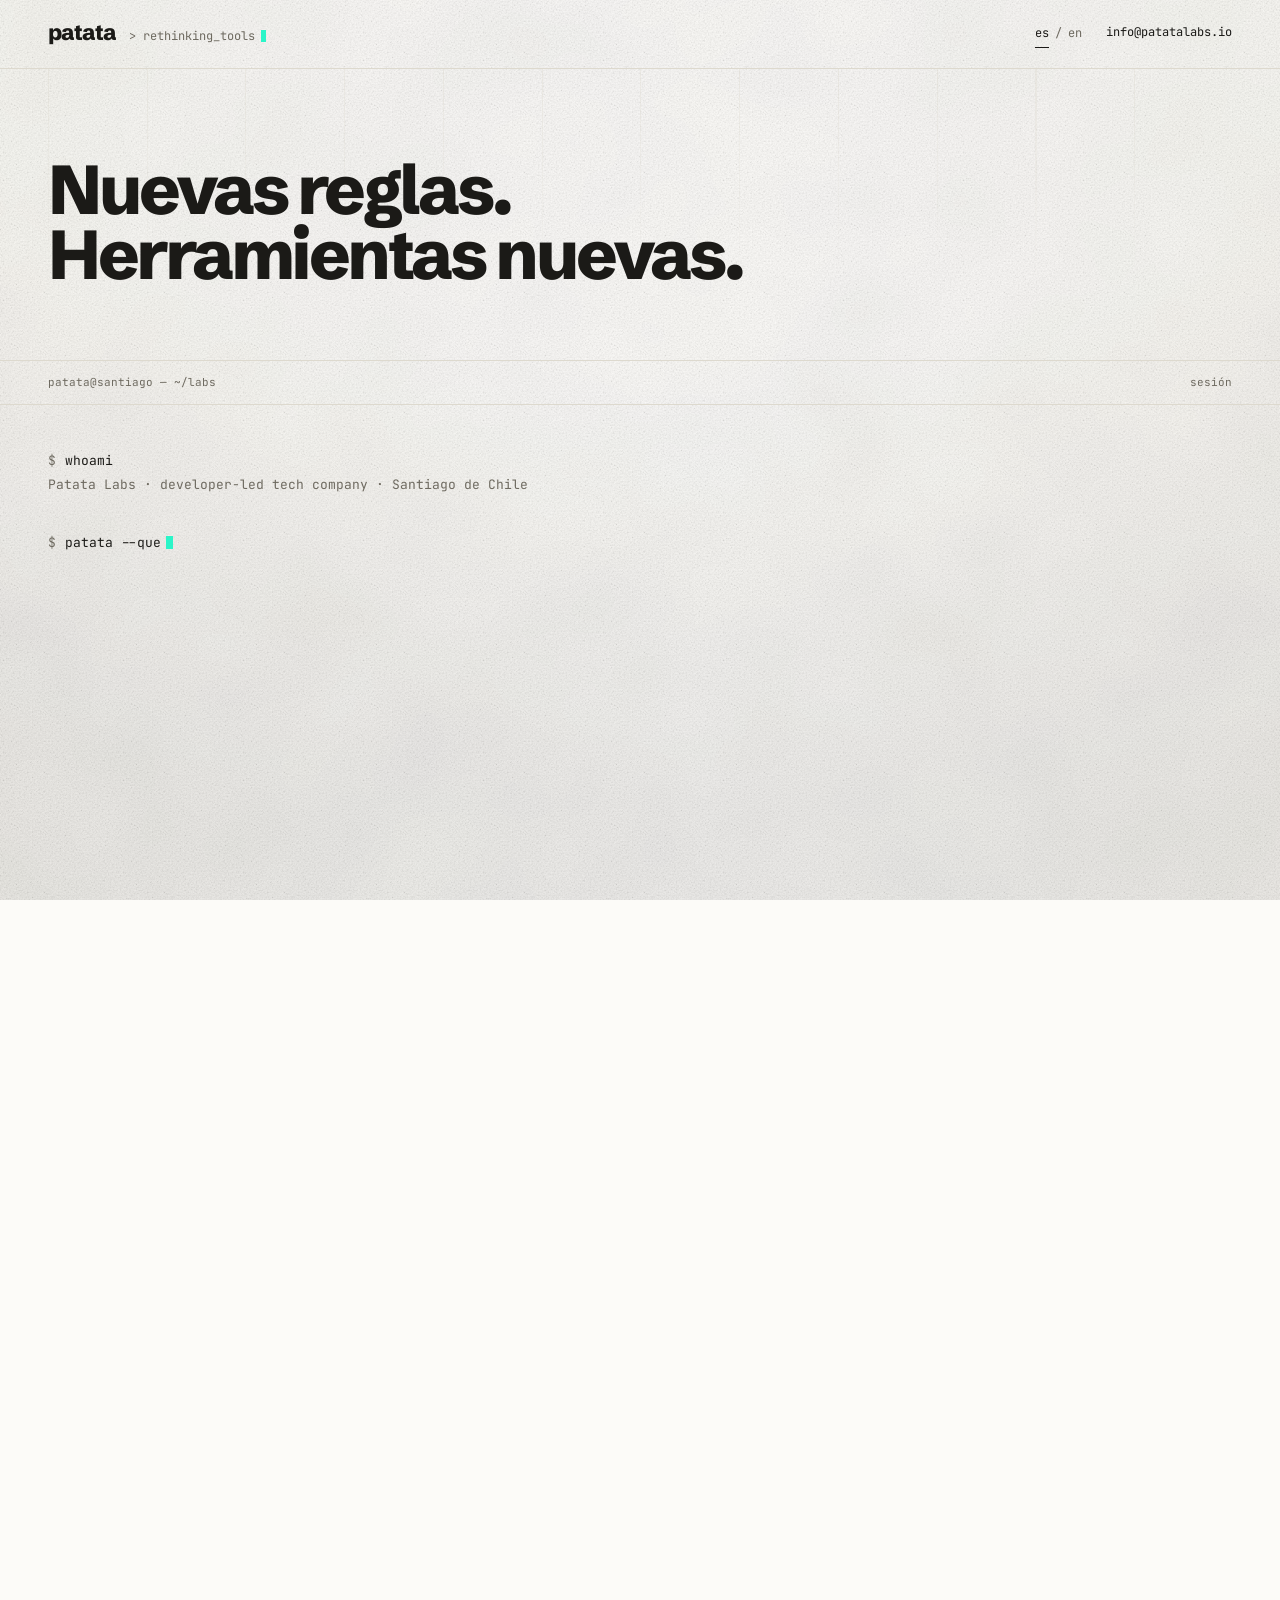
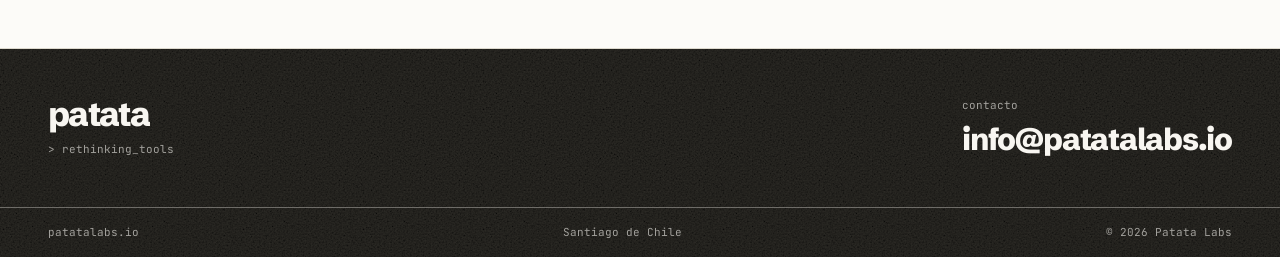
<file: index.html>
<!DOCTYPE html>
<html lang="es">
<head>
<meta charset="utf-8">
<meta name="viewport" content="width=device-width, initial-scale=1">
<title>Patata Labs — rethinking tools</title>
<meta name="description" content="La inteligencia artificial cambió las reglas. Patata Labs construye las herramientas que esas reglas hacen posibles, con el modelo integrado en el pipeline del producto. Santiago de Chile.">
<link rel="canonical" href="https://patatalabs.io/">

<meta property="og:type" content="website">
<meta property="og:title" content="Patata Labs — rethinking tools">
<meta property="og:description" content="Nuevas reglas. Herramientas nuevas. Santiago de Chile.">
<meta property="og:url" content="https://patatalabs.io/">
<meta name="theme-color" content="#1B1A17">

<link rel="preconnect" href="https://fonts.googleapis.com">
<link rel="preconnect" href="https://fonts.gstatic.com" crossorigin>
<link rel="stylesheet" href="css/styles.css">
<link rel="stylesheet" href="css/site.css">
<link rel="icon" href="data:image/svg+xml,%3Csvg xmlns='http://www.w3.org/2000/svg' viewBox='0 0 32 32'%3E%3Crect width='32' height='32' fill='%231B1A17'/%3E%3Crect x='11' y='9' width='7' height='14' fill='%232BF5C8'/%3E%3C/svg%3E">
</head>
<body>

<div class="site">

  <header class="site__section site__head">
    <div class="site__brand">
      <a class="pl-wordmark" href="/" style="text-decoration:none;">patata</a>
      <span class="site__tagline">
        <span class="site__typed" data-typed>&gt; rethinking_tools</span><span class="pl-cursor"></span>
      </span>
    </div>

    <div class="site__head-end">
      <div class="site__lang" role="group" aria-label="Idioma / Language">
        <button type="button" data-lang-set="es" aria-pressed="true">es</button>
        <span aria-hidden="true">/</span>
        <button type="button" data-lang-set="en" aria-pressed="false">en</button>
      </div>
      <a class="site__link" href="mailto:info@patatalabs.io">info@patatalabs.io</a>
    </div>
  </header>

  <main>

    <section class="site__section site__hero">
      <h1 class="pl-display" data-reveal style="--d:0ms;" data-en="New rules. New tools.">Nuevas reglas. Herramientas nuevas.</h1>
    </section>

    <section class="term" aria-label="Patata Labs">
      <div class="term__inner">

        <div class="term__bar">
          <span>patata@santiago — ~/labs</span>
          <span class="term__meta" data-en="session">sesión</span>
        </div>

        <div class="term__body">

          <div class="term__block" data-term>
            <p class="term__line term__cmd" data-line><span class="term__sign">$</span><span class="term__typed" data-type>whoami</span></p>
            <p class="term__line term__out" data-line data-en="Patata Labs · developer-led tech company · Santiago, Chile">Patata Labs · <span lang="en">developer-led tech company</span> · Santiago de Chile</p>
          </div>

          <div class="term__block" data-term>
            <p class="term__line term__cmd" data-line><span class="term__sign">$</span><span class="term__typed" data-type data-en="patata --what-we-do">patata --que-hacemos</span></p>
            <p class="term__line term__out" data-line data-en="Artificial intelligence changed the rules: what can be automated, what it costs, how long it takes.">La inteligencia artificial cambió las reglas: qué se puede automatizar, cuánto cuesta, cuánto tarda.</p>
            <p class="term__line term__out" data-line data-en="We build the tools those new rules make possible, with the model built into the product's pipeline.">Construimos las herramientas que esas reglas hacen posibles, con el modelo integrado en el pipeline del producto.</p>
          </div>

          <div class="term__block" data-term>
            <p class="term__line term__cmd" data-line><span class="term__sign">$</span><span class="term__typed" data-type data-en="patata explain --tools">patata explain --herramientas</span></p>
            <div class="term__line term__answer" data-line>
              <span class="term__tag">01</span>
              <div>
                <h2 data-en="Old software doesn't adapt, it gets rebuilt">Lo viejo no se adapta, se rehace</h2>
                <p data-en="A new rule doesn't fit an old interface. We start from the problem, not from the software that was already there.">Una regla nueva no cabe en una interfaz vieja. Partimos del problema, no del software que ya había.</p>
              </div>
            </div>
          </div>

          <div class="term__block" data-term>
            <p class="term__line term__cmd" data-line><span class="term__sign">$</span><span class="term__typed" data-type>patata explain --pipeline</span></p>
            <div class="term__line term__answer" data-line>
              <span class="term__tag">02</span>
              <div>
                <h2 data-en="AI lives in the pipeline, not in a button">La IA va en el pipeline, no en un botón</h2>
                <p data-en="The model is one more step in the flow: it takes context, calls tools and returns a verifiable result. It isn't a separate feature.">El modelo es un paso más del flujo: recibe contexto, llama herramientas y devuelve un resultado verificable. No es una función aparte.</p>
              </div>
            </div>
          </div>

          <div class="term__block" data-term>
            <p class="term__line term__cmd" data-line><span class="term__sign">$</span><span class="term__typed" data-type>patata pipeline --trace</span></p>
            <div class="term__line term__flow" data-line>
              <span data-en="intake">ingesta</span><i>→</i><span data-en="context">contexto</span><i>→</i><span data-en="model">modelo</span><i>→</i><span data-en="tools">herramientas</span><i>→</i><span data-en="verification">verificación</span><i>→</i><span data-en="output">salida</span>
            </div>
            <p class="term__line term__out" data-line data-en="Every step is observable, retryable and replaceable on its own.">Cada paso es observable, reintentable y sustituible por separado.</p>
          </div>

          <div class="term__block" data-term>
            <p class="term__line term__cmd" data-line><span class="term__sign">$</span><span class="term__typed" data-type data-en="patata explain --criteria">patata explain --criterio</span></p>
            <div class="term__line term__answer" data-line>
              <span class="term__tag">03</span>
              <div>
                <h2 data-en="Every step stays visible">Cada paso queda a la vista</h2>
                <p data-en="Every model call leaves a trace: input, tools used and output. Versioned, reversible, auditable.">Cada llamada al modelo deja traza: entrada, herramientas usadas y salida. Versionado, reversible, auditable.</p>
              </div>
            </div>
          </div>

          <div class="term__block" data-term>
            <p class="term__line term__cmd" data-line><span class="term__sign">$</span><span class="term__typed" data-type>patata stack</span></p>
            <div class="term__line term__kv" data-line><span>runtime</span><span>TypeScript · Python</span></div>
            <div class="term__line term__kv" data-line><span data-en="models">modelos</span><span data-en="multi-provider, swappable per task">multiproveedor, intercambiables por tarea</span></div>
            <div class="term__line term__kv" data-line><span data-en="agents">agentes</span><span data-en="tool-calling · MCP · bounded execution">tool-calling · MCP · ejecución acotada</span></div>
            <div class="term__line term__kv" data-line><span data-en="context">contexto</span><span data-en="RAG · embeddings · session memory">RAG · embeddings · memoria de sesión</span></div>
            <div class="term__line term__kv" data-line><span data-en="data">datos</span><span data-en="SQL and vector · queues · streaming">SQL y vectorial · colas · streaming</span></div>
            <div class="term__line term__kv" data-line><span data-en="delivery">entrega</span><span data-en="CI/CD · IaC · observability and evals per release">CI/CD · IaC · observabilidad y evals por release</span></div>
          </div>

          <div class="term__block" data-term>
            <p class="term__line term__cmd" data-line><span class="term__sign">$</span><span class="term__typed" data-type>patata where</span></p>
            <p class="term__line term__out" data-line data-en="Santiago, Chile · −33.4489, −70.6693 · GMT−4">Santiago de Chile · −33.4489, −70.6693 · GMT−4</p>
          </div>

          <div class="term__block" data-term>
            <p class="term__line term__cmd" data-line><span class="term__sign">$</span><span class="term__typed" data-type>patata contact</span></p>
            <p class="term__line term__out term__reply" data-line><a href="mailto:info@patatalabs.io">info@patatalabs.io</a></p>
          </div>

        </div>
      </div>
    </section>

  </main>

  <footer class="site__foot-wrap">
    <div class="site__foot">
      <div class="site__foot-brand">
        <span class="pl-wordmark">patata</span>
        <span class="pl-mono">&gt; rethinking_tools</span>
      </div>
      <div class="site__contact">
        <span class="pl-mono" data-en="contact">contacto</span>
        <a class="site__mail" href="mailto:info@patatalabs.io">info@patatalabs.io</a>
      </div>
    </div>
    <div class="site__legal">
      <span>patatalabs.io</span>
      <span data-en="Santiago, Chile">Santiago de Chile</span>
      <span>© 2026 Patata Labs</span>
    </div>
  </footer>

</div>

<script src="js/site.js"></script>
</body>
</html>
</file>
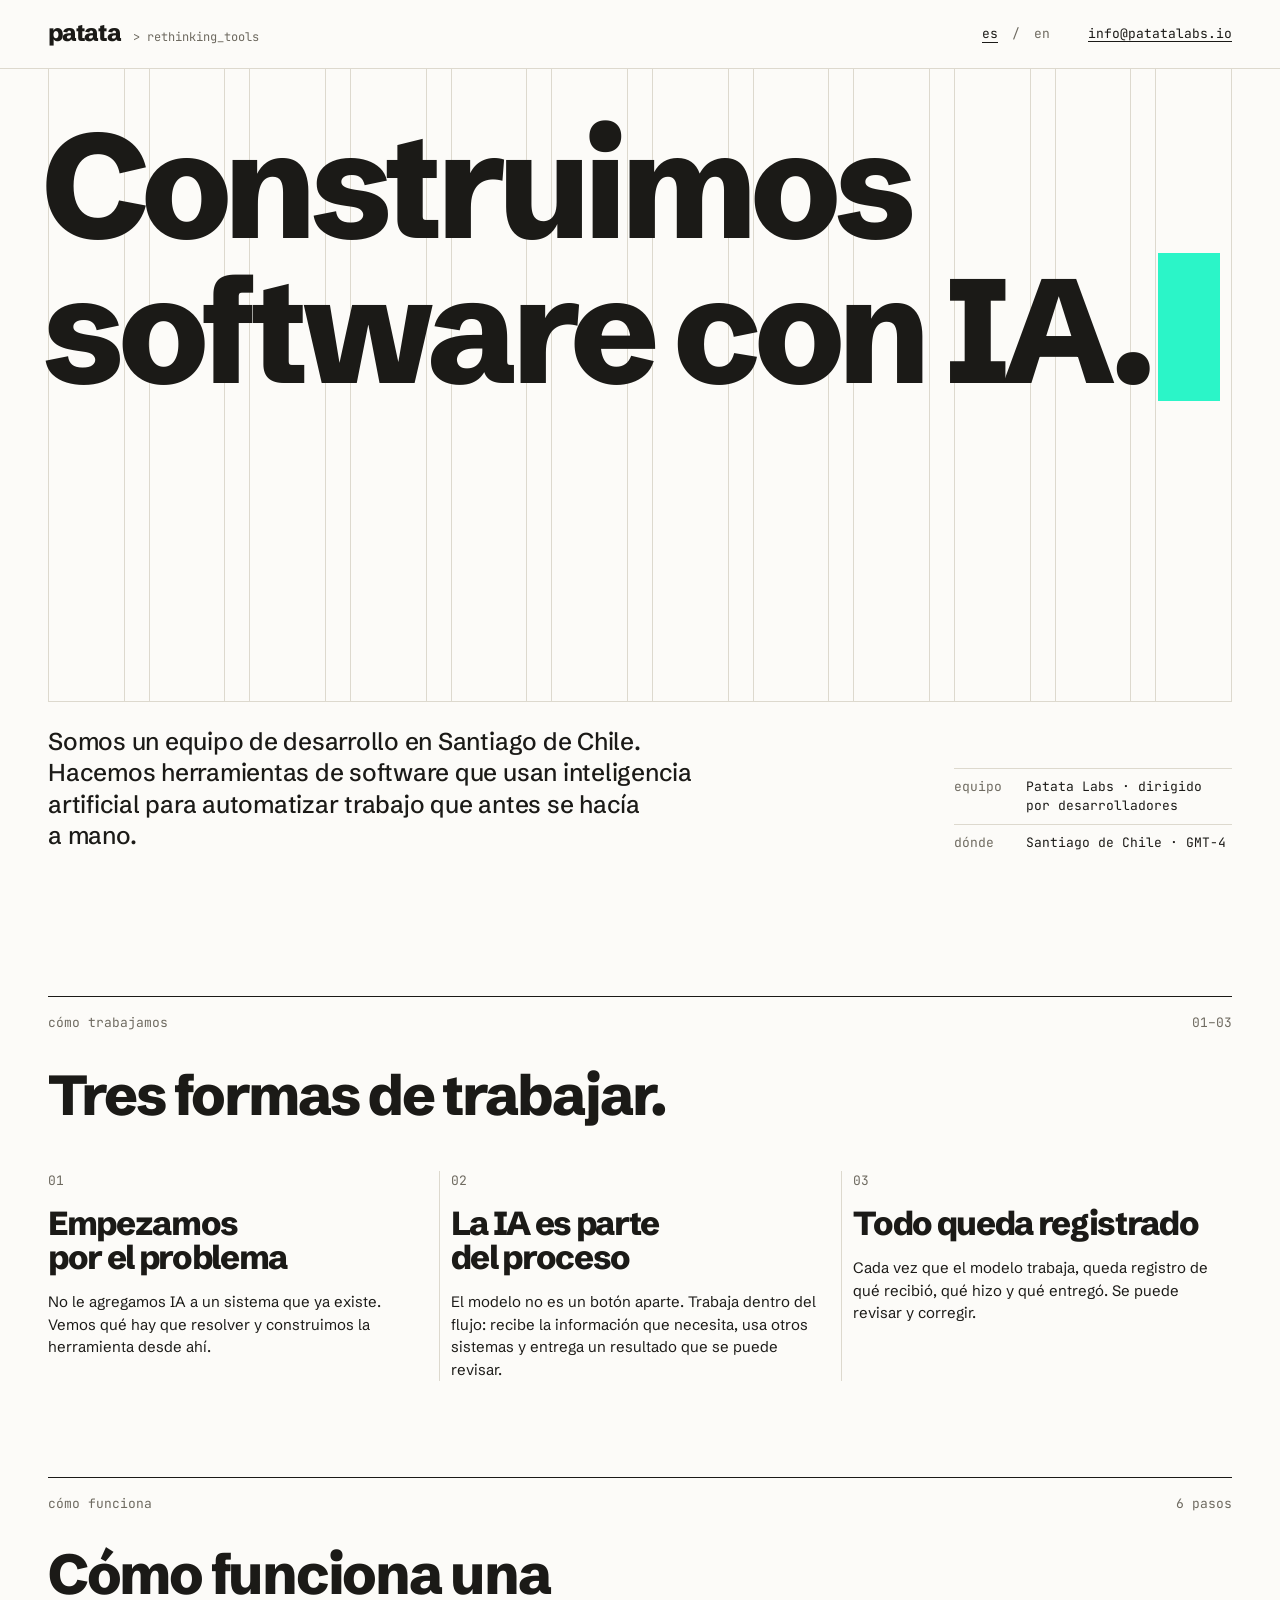
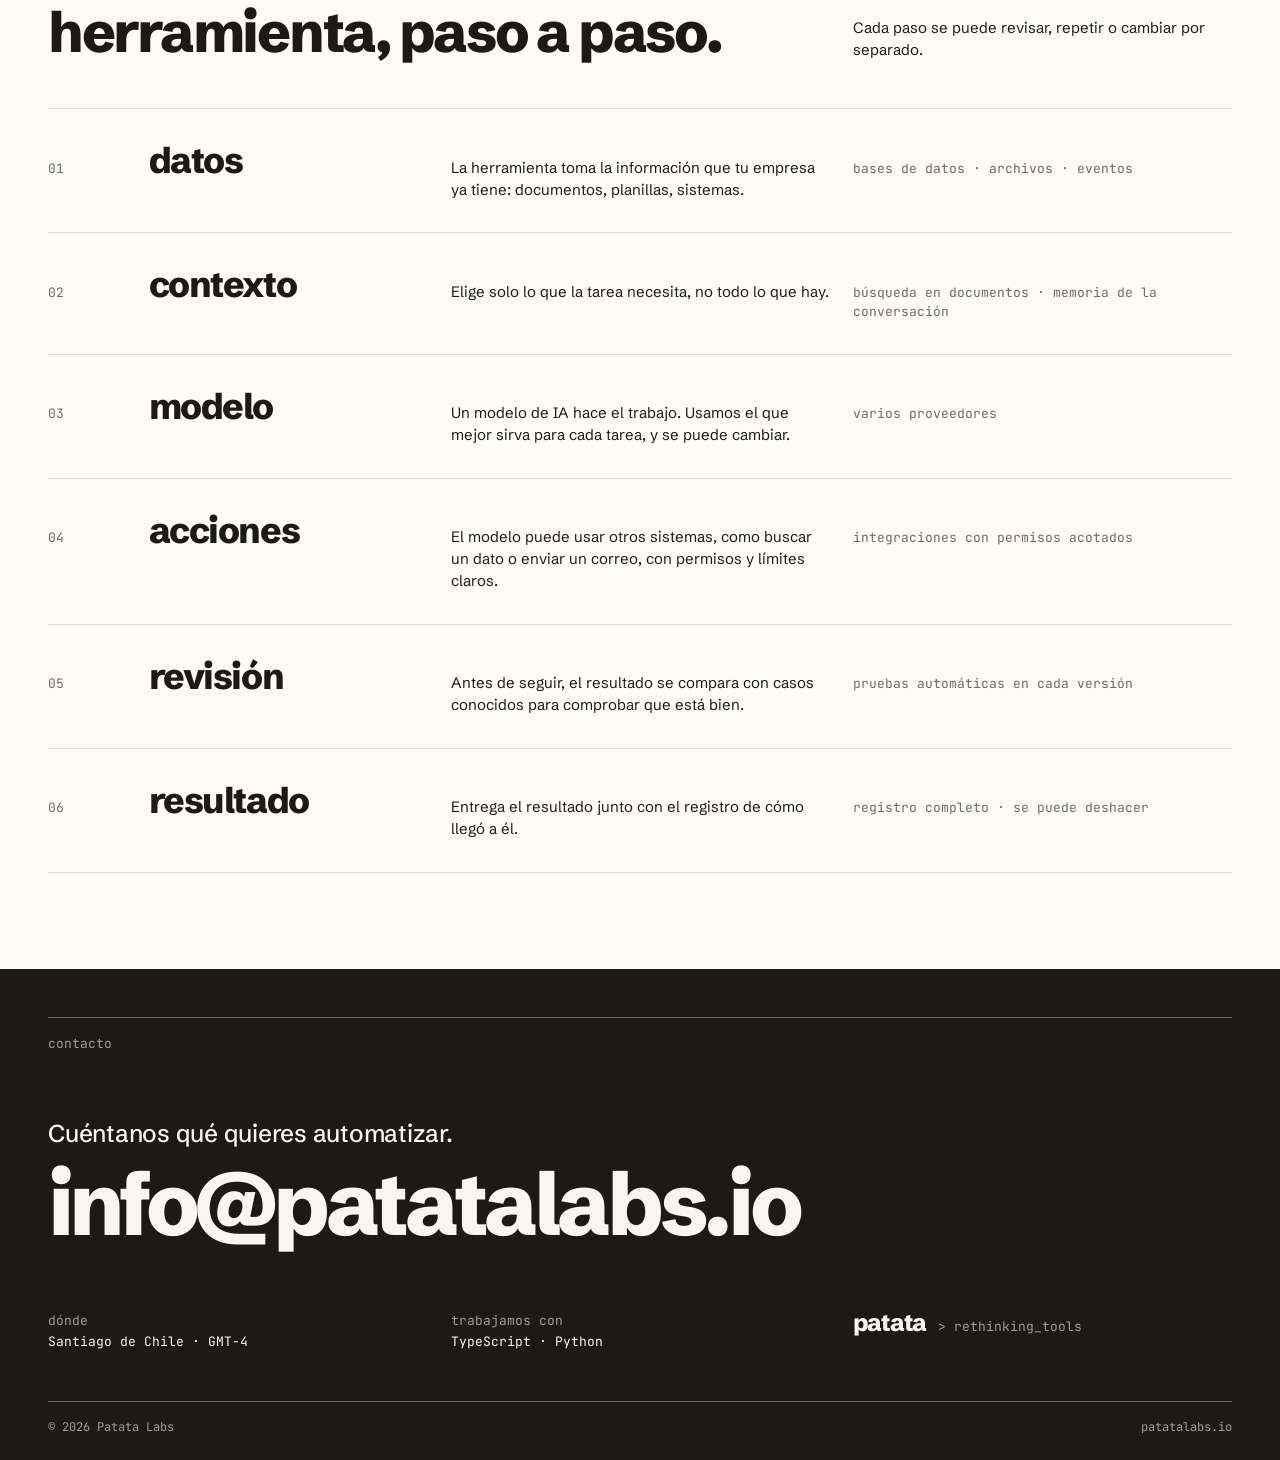
<file: public/index.html>
<!DOCTYPE html>
<html lang="es">
<head>
<meta charset="utf-8">
<meta name="viewport" content="width=device-width, initial-scale=1">
<title>Patata Labs — software con IA</title>
<meta name="description" content="Patata Labs es un equipo de desarrollo en Santiago de Chile. Hacemos herramientas de software que usan inteligencia artificial para automatizar trabajo que antes se hacía a mano.">
<link rel="canonical" href="https://patatalabs.io/">

<meta property="og:type" content="website">
<meta property="og:title" content="Patata Labs — software con IA">
<meta property="og:description" content="Construimos software con IA. Santiago de Chile.">
<meta property="og:url" content="https://patatalabs.io/">
<meta name="theme-color" content="#1B1A17">

<link rel="preconnect" href="https://fonts.googleapis.com">
<link rel="preconnect" href="https://fonts.gstatic.com" crossorigin>
<link rel="stylesheet" href="css/styles.css">
<link rel="stylesheet" href="css/site.css?v=2026-11-04b">
<link rel="icon" href="favicon.ico" sizes="32x32">
<link rel="icon" href="favicon.svg" type="image/svg+xml">
<link rel="apple-touch-icon" href="apple-touch-icon.png">
<link rel="manifest" href="site.webmanifest">
</head>
<body>

<header class="hd wrap">
  <div class="hd__brand">
    <a class="pl-wordmark hd__mark" href="/">patata</a>
    <span class="hd__tag">&gt; rethinking_tools</span>
  </div>
  <div class="hd__end">
    <div class="hd__lang" role="group" aria-label="Idioma / Language">
      <button type="button" data-lang-set="es" aria-pressed="true">es</button>
      <span aria-hidden="true">/</span>
      <button type="button" data-lang-set="en" aria-pressed="false">en</button>
    </div>
    <a class="hd__mail" href="mailto:info@patatalabs.io">info@patatalabs.io</a>
  </div>
</header>

<main>

  <section class="hero wrap station is-here" data-station>
    <div class="hero__in">
      <div class="hero__cols g" aria-hidden="true">
        <span></span><span></span><span></span><span></span><span></span><span></span>
        <span></span><span></span><span></span><span></span><span></span><span></span>
      </div>

      <h1 class="hero__title">
        <span class="hero__l1" data-en="We build">Construimos</span>
        <span class="hero__l2"><span data-en="software with AI.">software con&nbsp;IA.</span><span class="pl-cursor" aria-hidden="true"></span></span>
      </h1>

      <div class="hero__foot g">
        <p class="hero__lede" data-en="We are a development team in Santiago, Chile. We build software tools that use artificial intelligence to automate work that used to be done by hand.">Somos un equipo de desarrollo en Santiago de Chile. Hacemos herramientas de software que usan inteligencia artificial para automatizar trabajo que antes se hacía a mano.</p>
        <dl class="hero__meta">
          <div><dt data-en="team">equipo</dt><dd data-en="Patata Labs · run by developers">Patata Labs · dirigido por desarrolladores</dd></div>
          <div><dt data-en="where">dónde</dt><dd data-en="Santiago, Chile · GMT−4">Santiago de Chile · GMT−4</dd></div>
        </dl>
      </div>
    </div>
  </section>

  <section class="sec wrap" aria-labelledby="como">
    <div class="sec__head">
      <span data-en="how we work">cómo trabajamos</span>
      <span>01–03</span>
    </div>
    <h2 class="sec__title station" id="como" data-station><span data-en="Three ways we work.">Tres formas de trabajar.</span><span class="pl-cursor" aria-hidden="true"></span></h2>

    <div class="rules g">
      <article class="rule">
        <span class="rule__n">01</span>
        <h3 data-en="We start with the problem">Empezamos por el problema</h3>
        <p data-en="We don't bolt AI onto a system that already exists. We look at what needs solving and build the tool from there.">No le agregamos IA a un sistema que ya existe. Vemos qué hay que resolver y construimos la herramienta desde ahí.</p>
      </article>
      <article class="rule">
        <span class="rule__n">02</span>
        <h3 data-en="AI is part of the process">La IA es parte del proceso</h3>
        <p data-en="The model isn't a separate button. It works inside the flow: it gets the information it needs, uses other systems and returns a result you can check.">El modelo no es un botón aparte. Trabaja dentro del flujo: recibe la información que necesita, usa otros sistemas y entrega un resultado que se puede revisar.</p>
      </article>
      <article class="rule">
        <span class="rule__n">03</span>
        <h3 data-en="Everything is recorded">Todo queda registrado</h3>
        <p data-en="Every time the model works, there is a record of what it received, what it did and what it returned. It can be reviewed and corrected.">Cada vez que el modelo trabaja, queda registro de qué recibió, qué hizo y qué entregó. Se puede revisar y corregir.</p>
      </article>
    </div>
  </section>

  <section class="sec wrap" aria-labelledby="traza">
    <div class="sec__head">
      <span data-en="how it works">cómo funciona</span>
      <span data-en="6 steps">6 pasos</span>
    </div>
    <div class="g sec__intro">
      <h2 class="sec__title station" id="traza" data-station><span data-en="How a tool works, step by step.">Cómo funciona una herramienta, paso a paso.</span><span class="pl-cursor" aria-hidden="true"></span></h2>
      <p class="sec__lede" data-en="Each step can be checked, repeated or changed on its own.">Cada paso se puede revisar, repetir o cambiar por separado.</p>
    </div>

    <ol class="trace">
      <li class="step g station" data-station>
        <span class="step__n">01</span>
        <h3 class="step__name"><span data-en="data">datos</span><span class="pl-cursor" aria-hidden="true"></span></h3>
        <p class="step__what" data-en="The tool takes the information your company already has: documents, spreadsheets, systems.">La herramienta toma la información que tu empresa ya tiene: documentos, planillas, sistemas.</p>
        <p class="step__with" data-en="databases · files · events">bases de datos · archivos · eventos</p>
      </li>
      <li class="step g station" data-station>
        <span class="step__n">02</span>
        <h3 class="step__name"><span data-en="context">contexto</span><span class="pl-cursor" aria-hidden="true"></span></h3>
        <p class="step__what" data-en="It picks only what the task needs, not everything there is.">Elige solo lo que la tarea necesita, no todo lo que hay.</p>
        <p class="step__with" data-en="document search · conversation memory">búsqueda en documentos · memoria de la conversación</p>
      </li>
      <li class="step g station" data-station>
        <span class="step__n">03</span>
        <h3 class="step__name"><span data-en="model">modelo</span><span class="pl-cursor" aria-hidden="true"></span></h3>
        <p class="step__what" data-en="An AI model does the work. We use whichever fits each task best, and it can be swapped.">Un modelo de IA hace el trabajo. Usamos el que mejor sirva para cada tarea, y se puede cambiar.</p>
        <p class="step__with" data-en="several providers">varios proveedores</p>
      </li>
      <li class="step g station" data-station>
        <span class="step__n">04</span>
        <h3 class="step__name"><span data-en="actions">acciones</span><span class="pl-cursor" aria-hidden="true"></span></h3>
        <p class="step__what" data-en="The model can use other systems, like looking something up or sending an email, with clear permissions and limits.">El modelo puede usar otros sistemas, como buscar un dato o enviar un correo, con permisos y límites claros.</p>
        <p class="step__with" data-en="integrations with limited permissions">integraciones con permisos acotados</p>
      </li>
      <li class="step g station" data-station>
        <span class="step__n">05</span>
        <h3 class="step__name"><span data-en="checks">revisión</span><span class="pl-cursor" aria-hidden="true"></span></h3>
        <p class="step__what" data-en="Before moving on, the result is compared with known cases to make sure it's right.">Antes de seguir, el resultado se compara con casos conocidos para comprobar que está bien.</p>
        <p class="step__with" data-en="automated tests on every version">pruebas automáticas en cada versión</p>
      </li>
      <li class="step g station" data-station>
        <span class="step__n">06</span>
        <h3 class="step__name"><span data-en="result">resultado</span><span class="pl-cursor" aria-hidden="true"></span></h3>
        <p class="step__what" data-en="It delivers the result together with a record of how it got there.">Entrega el resultado junto con el registro de cómo llegó a él.</p>
        <p class="step__with" data-en="full record · can be undone">registro completo · se puede deshacer</p>
      </li>
    </ol>
  </section>

</main>

<footer class="ft">
  <div class="ft__in wrap">
    <div class="ft__head">
      <span data-en="contact">contacto</span>
    </div>

    <p class="ft__lead" data-en="Tell us what you want to automate.">Cuéntanos qué quieres automatizar.</p>
    <p class="ft__mail station" data-station><a href="mailto:info@patatalabs.io">info@patatalabs.io</a><span class="pl-cursor" aria-hidden="true"></span></p>

    <div class="ft__data g">
      <div>
        <p class="ft__cmd" data-en="where">dónde</p>
        <p class="ft__out" data-en="Santiago, Chile · GMT−4">Santiago de Chile · GMT−4</p>
      </div>
      <div>
        <p class="ft__cmd" data-en="we work with">trabajamos con</p>
        <p class="ft__out">TypeScript · Python</p>
      </div>
      <div class="ft__brand">
        <span class="pl-wordmark">patata</span>
        <span class="ft__out">&gt; rethinking_tools</span>
      </div>
    </div>

    <div class="ft__legal">
      <span>© 2026 Patata Labs</span>
      <span>patatalabs.io</span>
    </div>
  </div>
</footer>

<script src="js/site.js?v=2026-11-04"></script>
</body>
</html>
</file>
<file: css/styles.css>
/* Patata Labs — sistema de diseño v1.0
   Punto de entrada único. Enlaza sólo este archivo.

   @import "tokens"      variables de color, escala, tipografía, trazo
   @import "base"        reset, escala tipográfica, marca, estructura
   @import "components"  botones, campos, estados, tarjeta, tabla,
                         navegación, aviso, terminal, imagen */

@import url("https://fonts.googleapis.com/css2?family=Schibsted+Grotesk:wght@400;500;800&family=JetBrains+Mono:wght@400;500&family=Fragment+Mono&display=swap");

@import "tokens.css";
@import "base.css";
@import "components.css";
</file>
<file: css/site.css>
/* patatalabs.io — maquetación, textura y movimiento
   Se apoya en el sistema (styles.css). Aquí sólo va lo propio de la página.

   Movimiento, según el sistema:
   · el cursor parpadea a 1.1s, siempre; es el latido de la marca
   · el texto entra tecleado en mono o por corte seco: nunca fundidos suaves
   · transición = barrido de filete de 1px, 240ms, cubic-bezier(.2,.8,.2,1) */

/* ══ Textura ═══════════════════════════════════════════════
   Grano: ruido fractal SVG embebido, sin red ni peso.

   La mezcla no puede ser la misma arriba y abajo. Sobre tinta,
   `overlay` conserva la media y da ±40% de variación relativa:
   grano fuerte y negro que sigue siendo negro. Sobre papel claro
   `overlay` sólo mueve un 0.6% —invisible—, así que ahí el grano
   va en mezcla normal, translúcido, y asienta el papel del blanco
   elevado a algo más cercano al papel del sistema. */

/* El tamaño de partícula importa más que la cantidad: a frecuencia
   alta cada grano mide ~1px, en pantalla retina se promedia y sólo
   se lee como un tono plano. Por eso el ruido se genera en un lienzo
   pequeño y se tilea a 3×, igual que hex escala el suyo. El contraste
   se ensancha con `slope 1.8 / intercept −0.4`, que deja la media en
   0.5 intacta: más grano visible, mismo tono de papel. */

:root {
  --pl-grain-paper: url("data:image/svg+xml,%3Csvg xmlns='http://www.w3.org/2000/svg' width='120' height='120'%3E%3Cfilter id='g' x='0' y='0' width='100%25' height='100%25'%3E%3CfeTurbulence type='fractalNoise' baseFrequency='0.62' numOctaves='3' stitchTiles='stitch'/%3E%3CfeColorMatrix type='saturate' values='0'/%3E%3CfeComponentTransfer%3E%3CfeFuncR type='linear' slope='1.8' intercept='-0.4'/%3E%3CfeFuncG type='linear' slope='1.8' intercept='-0.4'/%3E%3CfeFuncB type='linear' slope='1.8' intercept='-0.4'/%3E%3CfeFuncA type='discrete' tableValues='1'/%3E%3C/feComponentTransfer%3E%3C/filter%3E%3Crect width='120' height='120' filter='url(%23g)' opacity='0.13'/%3E%3C/svg%3E");
  --pl-grain-ink: url("data:image/svg+xml,%3Csvg xmlns='http://www.w3.org/2000/svg' width='120' height='120'%3E%3Cfilter id='g' x='0' y='0' width='100%25' height='100%25'%3E%3CfeTurbulence type='fractalNoise' baseFrequency='0.62' numOctaves='3' stitchTiles='stitch'/%3E%3CfeColorMatrix type='saturate' values='0'/%3E%3CfeComponentTransfer%3E%3CfeFuncR type='linear' slope='1.8' intercept='-0.4'/%3E%3CfeFuncG type='linear' slope='1.8' intercept='-0.4'/%3E%3CfeFuncB type='linear' slope='1.8' intercept='-0.4'/%3E%3CfeFuncA type='discrete' tableValues='1'/%3E%3C/feComponentTransfer%3E%3C/filter%3E%3Crect width='120' height='120' filter='url(%23g)' opacity='0.62'/%3E%3C/svg%3E");
  /* Nube de fibra: ruido de baja frecuencia, tileado muy grande.
     Es lo que separa «papel» de «ruido digital». */
  --pl-mottle: url("data:image/svg+xml,%3Csvg xmlns='http://www.w3.org/2000/svg' width='300' height='300'%3E%3Cfilter id='m' x='0' y='0' width='100%25' height='100%25'%3E%3CfeTurbulence type='fractalNoise' baseFrequency='0.028' numOctaves='2' stitchTiles='stitch'/%3E%3CfeColorMatrix type='saturate' values='0'/%3E%3CfeComponentTransfer%3E%3CfeFuncA type='discrete' tableValues='1'/%3E%3C/feComponentTransfer%3E%3C/filter%3E%3Crect width='300' height='300' filter='url(%23m)' opacity='0.07'/%3E%3C/svg%3E");
  /* Tile = lienzo: sin ampliación, partícula de ~1.6px. Por debajo
     de ~1.2px el grano se promedia en retina y desaparece; ese es
     el suelo, y se baja subiendo `baseFrequency`, no el tamaño. */
  --pl-grain-size: 120px 120px;
  --pl-mottle-size: 900px 900px;
}

body {
  background-color: var(--pl-paper-raised);
  /* grano · fibra · viñeta de tinta · respiración entre los dos papeles */
  background-image: var(--pl-grain-paper), var(--pl-mottle),
    radial-gradient(125% 85% at 50% 4%, rgba(27, 26, 23, 0) 42%, rgba(27, 26, 23, 0.07) 100%),
    linear-gradient(to left, var(--pl-paper), var(--pl-paper-raised) 45%, var(--pl-paper));
  background-size: var(--pl-grain-size), var(--pl-mottle-size), cover, cover;
  background-attachment: fixed;
}

/* La única superficie de tinta es el pie de marca, como pide el
   sistema. El grano evita que el negro lea plano. */
.site__foot-wrap {
  background-color: var(--pl-ink);
  background-image: var(--pl-grain-ink);
  background-size: var(--pl-grain-size);
  background-blend-mode: overlay;
  color: var(--pl-on-ink);
}

.site {
  max-width: var(--pl-page-max);
  margin-inline: auto;
}

.site__section {
  padding-inline: var(--pl-space-6);
}

/* ══ Cabecera ══════════════════════════════════════════════ */

.site__head {
  display: flex;
  align-items: center;
  justify-content: space-between;
  gap: var(--pl-space-3);
  padding-block: 20px;
  border-bottom: var(--pl-border);
}

/* Bloqueo de marca: el tagline va siempre junto al logotipo,
   como en el pie de marca y en la cartela de vídeo del sistema. */
.site__brand {
  display: flex;
  align-items: baseline;
  gap: 14px;
}

.site__head .pl-wordmark {
  font-size: 22px;
}

.site__tagline {
  display: flex;
  align-items: center;
  gap: 6px;
  font-family: var(--pl-font-mono);
  font-size: 12px;
  color: var(--pl-ink-soft);
}

/* Reserva el ancho antes de teclear, para que nada salte */
.site__typed {
  display: inline-block;
  white-space: pre;
}

.site__head-end {
  display: flex;
  align-items: center;
  gap: var(--pl-space-3);
}

/* Selector de idioma: dos palabras y una barra, sin caja */
.site__lang {
  display: flex;
  align-items: baseline;
  gap: 6px;
  font-family: var(--pl-font-mono);
  font-size: 12px;
  color: var(--pl-ink-soft);
}

.site__lang button {
  border: 0;
  background: none;
  padding: 4px 0;
  font: inherit;
  color: var(--pl-ink-soft);
  cursor: pointer;
  border-bottom: var(--pl-hairline) solid transparent;
  transition: color var(--pl-transition), border-color var(--pl-transition);
}

.site__lang button:hover {
  color: var(--pl-ink);
}

.site__lang button[aria-pressed="true"] {
  color: var(--pl-ink);
  border-bottom-color: var(--pl-ink);
}

/* Enlace mono con filete que barre al pasar */
.site__link {
  position: relative;
  font-family: var(--pl-font-mono);
  font-size: 12px;
  text-decoration: none;
  padding-bottom: 3px;
}

.site__link::after {
  content: "";
  position: absolute;
  inset-inline: 0;
  bottom: 0;
  height: var(--pl-hairline);
  background: currentColor;
  transform: scaleX(0);
  transform-origin: left;
  transition: transform var(--pl-transition);
}

.site__link:hover::after,
.site__link:focus-visible::after {
  transform: scaleX(1);
}

/* ══ Portada ═══════════════════════════════════════════════ */

.site__hero {
  position: relative;
  padding-block: 88px 72px;
}

/* La rejilla de 12 columnas del sistema, apenas insinuada y
   desvaneciéndose hacia abajo. Textura estructural, no adorno. */
.site__hero::before {
  content: "";
  position: absolute;
  inset: 0 var(--pl-space-6);
  pointer-events: none;
  background-image: repeating-linear-gradient(
    to right,
    var(--pl-line) 0 1px,
    transparent 1px calc(100% / var(--hero-cols, 12))
  );
  background-size: calc(100% + 1px) 100%;
  opacity: 0.38;
  mask-image: linear-gradient(to bottom, #000 0%, transparent 72%);
  -webkit-mask-image: linear-gradient(to bottom, #000 0%, transparent 72%);
}

/* 20ch parte el titular justo entre las dos frases */
.site__hero h1 {
  position: relative;
  max-width: 20ch;
}

/* ══ Sesión de terminal ════════════════════════════════════
   El cuerpo de la página es una sesión: se teclea el comando y
   la respuesta se imprime. La cromo va en mono; el contenido de
   la respuesta, en la sans de la marca — el mono nunca hace de
   titular, ni siquiera dentro del terminal. */

/* Separada del titular por filete, no por color */
.term {
  border-top: var(--pl-border);
}

.term__inner {
  max-width: var(--pl-page-max);
  margin-inline: auto;
}

.term__bar {
  display: flex;
  justify-content: space-between;
  gap: var(--pl-space-2);
  padding: 13px var(--pl-space-6);
  border-bottom: var(--pl-border);
  font-family: var(--pl-font-mono);
  font-size: 11px;
  color: var(--pl-ink-soft);
}

.term__body {
  padding: 44px var(--pl-space-6) 64px;
  font-family: var(--pl-font-mono);
  font-size: 13px;
  line-height: 1.85;
}

.term__block + .term__block {
  margin-top: 34px;
}

/* Corte seco: la línea aparece, no se funde. `opacity` sin
   transición mantiene el texto en el árbol de accesibilidad. */
.term__line {
  opacity: 0;
  transition: none;
}

.term__line.is-on {
  opacity: 1;
}

.term__cmd {
  color: var(--pl-ink);
}

.term__sign {
  color: var(--pl-ink-soft);
  margin-right: 9px;
}

.term__typed {
  white-space: pre-wrap;
}

.term__out {
  color: var(--pl-ink-soft);
  max-width: 78ch;
}

.term__reply a {
  color: var(--pl-ink);
  text-decoration: none;
  border-bottom: var(--pl-hairline) solid var(--pl-line);
  padding-bottom: 2px;
  transition: border-color var(--pl-transition);
}

.term__reply a:hover,
.term__reply a:focus-visible {
  color: var(--pl-ink);
  border-bottom-color: var(--pl-ink);
}

/* Traza del pipeline: los nodos en tinta, las flechas en gris */
.term__flow {
  display: flex;
  flex-wrap: wrap;
  align-items: baseline;
  gap: 0 10px;
  color: var(--pl-ink);
}

.term__flow i {
  font-style: normal;
  color: var(--pl-ink-soft);
}

/* Pares clave/valor alineados, como la salida de un comando */
.term__kv {
  display: grid;
  grid-template-columns: 110px 1fr;
  gap: 0 16px;
  color: var(--pl-ink-soft);
  max-width: 78ch;
}

.term__kv > span:first-child {
  color: var(--pl-ink);
}

/* Respuesta con contenido: el terminal imprime tipografía de marca */
.term__answer {
  display: flex;
  gap: 22px;
  margin-top: 12px;
}

.term__tag {
  flex: none;
  color: var(--pl-ink-soft);
  line-height: 1.6;
}

.term__answer h2 {
  font-family: var(--pl-font-sans);
  font-size: clamp(20px, 2vw, 26px);
  font-weight: var(--pl-weight-bold);
  letter-spacing: var(--pl-tracking-tight);
  line-height: 1.12;
}

.term__answer p {
  margin-top: 8px;
  font-family: var(--pl-font-sans);
  font-size: 15px;
  line-height: 1.55;
  color: var(--pl-ink-soft);
  max-width: 58ch;
}

/* Un solo cursor encendido por vez: es la única señal en pantalla.
   Va como pseudoelemento, así sigue al texto mientras se teclea y
   luego descansa al final de la respuesta, como en un terminal. */
.term__line.is-caret::after {
  content: "";
  display: inline-block;
  width: 0.5em;
  height: 1em;
  margin-left: 5px;
  background: var(--pl-signal);
  vertical-align: -0.14em;
  animation: pl-blink var(--pl-blink) steps(1) infinite;
}

.term__answer.is-caret::after {
  display: none;
}

/* ══ Pie ═══════════════════════════════════════════════════ */

.site__foot-wrap {
  border-top: var(--pl-border);
}

.site__foot {
  padding: var(--pl-space-6);
  display: flex;
  flex-wrap: wrap;
  gap: var(--pl-space-4) var(--pl-space-8);
  align-items: flex-start;
  justify-content: space-between;
}

.site__foot-brand {
  display: flex;
  flex-direction: column;
  gap: 10px;
}

.site__foot-brand .pl-mono {
  font-size: 11px;
  color: var(--pl-on-ink-soft);
}

.site__foot .pl-wordmark {
  font-size: clamp(26px, 3vw, 34px);
}

.site__contact .pl-mono {
  font-size: 11px;
  color: var(--pl-on-ink-soft);
}

.site__contact {
  display: flex;
  flex-direction: column;
  gap: 10px;
  align-items: flex-start;
}

.site__mail {
  font-size: clamp(22px, 2.4vw, 32px);
  font-weight: var(--pl-weight-bold);
  letter-spacing: var(--pl-tracking-title);
  line-height: 1;
  text-decoration: none;
  color: var(--pl-on-ink);
  padding-bottom: 4px;
  border-bottom: var(--pl-hairline) solid transparent;
  transition: border-color var(--pl-transition);
}

.site__mail:hover,
.site__mail:focus-visible {
  color: var(--pl-on-ink);
  border-bottom-color: var(--pl-on-ink);
}

.site__legal {
  border-top: var(--pl-hairline) solid var(--pl-on-ink-faint);
  padding: 16px var(--pl-space-6);
  display: flex;
  flex-wrap: wrap;
  gap: var(--pl-space-2) var(--pl-space-3);
  justify-content: space-between;
  font-family: var(--pl-font-mono);
  font-size: 11px;
  color: var(--pl-on-ink-soft);
}

/* ══ Movimiento ════════════════════════════════════════════
   Corte seco: el titular se descubre con un barrido de borde duro.
   El holgado de −0.2em evita que el recorte muerda astas y colas
   cuando el interlineado es menor que 1. */

[data-reveal] {
  clip-path: inset(-0.2em 100% -0.2em -0.2em);
  transition: clip-path 240ms cubic-bezier(0.2, 0.8, 0.2, 1);
  transition-delay: var(--d, 0ms);
}

[data-reveal].is-in {
  clip-path: inset(-0.2em -0.2em -0.2em -0.2em);
}

@media (prefers-reduced-motion: reduce) {
  [data-reveal] {
    transition: none;
    clip-path: none;
  }
  .term__line.is-caret::after {
    animation: none;
  }
}

/* ══ Respuesta ═════════════════════════════════════════════ */

@media (max-width: 900px) {
  /* `fixed` da saltos en Safari iOS: el grano se ancla al documento */
  body {
    background-attachment: scroll;
  }

  .site__section,
  .term__bar,
  .term__body,
  .site__foot,
  .site__legal {
    padding-inline: var(--pl-space-3);
  }
  .site__hero {
    padding-block: 56px 48px;
    /* 12 columnas en un móvil leen como rayado, no como rejilla */
    --hero-cols: 6;
  }
  .site__hero::before {
    inset: 0 var(--pl-space-3);
  }
  .term__body {
    font-size: 12px;
  }
  .term__answer {
    gap: 14px;
  }
}

@media (max-width: 620px) {
  .site__hero h1 {
    font-size: clamp(34px, 10vw, 56px);
  }

  /* La cabecera se queda con la marca y el idioma: el correo ya está
     en la sesión y en el pie. */
  .site__head .site__link {
    display: none;
  }

  .site__brand {
    gap: 10px;
  }

  .site__tagline {
    font-size: 11px;
  }

  /* El terminal no hace scroll horizontal: la respuesta se reajusta */
  .term__out {
    max-width: none;
  }

  /* No caben dos columnas: la clave pasa encima del valor */
  .term__kv {
    grid-template-columns: 1fr;
    gap: 0;
    margin-bottom: 8px;
  }

  .site__legal {
    gap: 6px var(--pl-space-2);
  }
}

/* Móvil estrecho: la marca se queda mínima, sin tagline, como pide
   el sistema para formatos pequeños. */
@media (max-width: 400px) {
  .site__tagline {
    display: none;
  }
  .site__section,
  .term__bar,
  .term__body,
  .site__foot,
  .site__legal {
    padding-inline: var(--pl-space-2);
  }
  .term__body {
    font-size: 11.5px;
    padding-block: 32px 44px;
  }
  .term__answer {
    gap: 12px;
  }
  .term__answer h2 {
    font-size: 19px;
  }
  .site__foot {
    gap: var(--pl-space-3);
    padding-block: var(--pl-space-4);
  }
  .site__legal {
    justify-content: flex-start;
  }
}
</file>
<file: public/css/styles.css>
/* Patata Labs — sistema de diseño v1.0
   Punto de entrada único. Enlaza sólo este archivo.

   @import "tokens"      variables de color, escala, tipografía, trazo
   @import "base"        reset, escala tipográfica, marca, estructura
   @import "components"  botones, campos, estados, tarjeta, tabla,
                         navegación, aviso, terminal, imagen */

@import url("https://fonts.googleapis.com/css2?family=Schibsted+Grotesk:wght@400;500;800&family=JetBrains+Mono:wght@400;500&family=Fragment+Mono&display=swap");

@import "tokens.css";
@import "base.css";
@import "components.css";
</file>
<file: public/css/site.css>
/* patatalabs.io — maquetación y movimiento
   Se apoya en el sistema (styles.css). Aquí sólo va lo propio de la página.

   La página es la traza del pipeline. El cursor señal marca dónde va
   la lectura: titular → reglas → pipeline → pasos 01…06 → contacto.
   Uno por vista, como pide el sistema.

   Tendencias, una línea cada una:
   · tipo a tamaño de afiche: el titular es la tesis y llena las 12
     columnas; a 150 px de ancho se sigue leyendo como un bloque.
   · prueba de proceso: los seis pasos del pipeline dicen qué hacen y
     con qué; la página muestra la traza en vez de prometerla.
   · ficha técnica: papel limpio y la rejilla a la vista en filete, sólo
     en la portada. Sin grano: es una señal gastada y bajaba el gris
     por debajo de AA.

   Movimiento, según el sistema:
   · el cursor parpadea a 1.1s; es el latido de la marca
   · transición = barrido de filete de 1px, 240ms, cubic-bezier(.2,.8,.2,1) */

/* ══ Papel ═════════════════════════════════════════════════ */

body {
  background: var(--pl-paper-raised);
}

.wrap {
  max-width: var(--pl-page-max);
  margin-inline: auto;
  padding-inline: var(--pl-space-2);
}

/* Rejilla del sistema: 12 columnas con canal 24 desde 1024 px,
   6 en tableta, 4 en teléfono. El canal no cambia. */
.g {
  display: grid;
  grid-template-columns: repeat(4, minmax(0, 1fr));
  column-gap: var(--pl-gutter);
}

@media (min-width: 600px) {
  .wrap {
    padding-inline: var(--pl-space-4);
  }
  .g {
    grid-template-columns: repeat(6, minmax(0, 1fr));
  }
}

@media (min-width: 1024px) {
  .g {
    grid-template-columns: repeat(var(--pl-columns), minmax(0, 1fr));
  }
}

@media (min-width: 1280px) {
  .wrap {
    padding-inline: var(--pl-space-6);
  }
}

/* ══ El cursor viajero ═════════════════════════════════════
   Cada estación tiene su cursor; sólo se ve el de la estación donde
   va la lectura. Ocupa su lugar aunque no se vea: nada salta. */

.station .pl-cursor {
  margin-left: 0.06em;
  visibility: hidden;
}

.station.is-here .pl-cursor {
  visibility: visible;
}

/* ══ Cabecera ══════════════════════════════════════════════ */

.hd {
  display: flex;
  align-items: center;
  justify-content: space-between;
  gap: var(--pl-space-2);
  padding-block: 12px;
  border-bottom: var(--pl-border);
}

.hd__brand {
  display: flex;
  align-items: baseline;
  gap: 12px;
  min-width: 0;
}

.hd__mark {
  font-size: 24px;
  color: var(--pl-ink);
  text-decoration: none;
}

.hd__tag {
  font-family: var(--pl-font-mono);
  font-size: 12px;
  color: var(--pl-ink-soft);
  white-space: nowrap;
}

.hd__end {
  display: flex;
  align-items: center;
  gap: var(--pl-space-3);
}

.hd__lang {
  display: flex;
  align-items: center;
  font-family: var(--pl-font-mono);
  font-size: 13px;
  color: var(--pl-ink-soft);
}

.hd__lang button {
  min-width: var(--pl-hit);
  min-height: var(--pl-hit);
  padding: 0;
  border: 0;
  background: none;
  font: inherit;
  color: var(--pl-ink-soft);
  cursor: pointer;
}

.hd__lang button[aria-pressed="true"] {
  color: var(--pl-ink);
  text-decoration: underline;
  text-underline-offset: 4px;
}

.hd__mail {
  display: inline-flex;
  align-items: center;
  min-height: var(--pl-hit);
  font-family: var(--pl-font-mono);
  font-size: 13px;
  color: var(--pl-ink);
}

/* En teléfono el correo vive en el pie. */
@media (max-width: 599px) {
  .hd__mail {
    display: none;
  }
  .hd__tag {
    font-size: 11px;
  }
}

/* Formato pequeño: marca mínima, sin tagline, como pide el sistema. */
@media (max-width: 400px) {
  .hd__tag {
    display: none;
  }
}

/* ══ Portada · tipo a tamaño de afiche ═════════════════════ */

.hero__in {
  position: relative;
  container-type: inline-size;
  display: flex;
  flex-direction: column;
  gap: var(--pl-space-6);
  padding-top: var(--pl-space-4);
}

/* La rejilla a la vista: los bordes reales de cada columna, con su
   canal de 24. Filete del sistema, detrás del texto. */
.hero__cols {
  position: absolute;
  inset: 0;
  z-index: 0;
  pointer-events: none;
}

.hero__cols span {
  border-inline: var(--pl-border);
}

.hero__cols span:nth-child(n + 5) {
  display: none;
}

@media (min-width: 600px) {
  .hero__cols span:nth-child(n + 5) {
    display: block;
  }
  .hero__cols span:nth-child(n + 7) {
    display: none;
  }
}

@media (min-width: 1024px) {
  .hero__cols span:nth-child(n + 7) {
    display: block;
  }
}

/* El titular llena el ancho de la rejilla. Se mide en unidades de
   contenedor para que «software con IA.» y su cursor toquen los dos
   bordes; en teléfono manda «Construimos», que llena su línea. */
.hero__title {
  position: relative;
  z-index: 1;
  margin-left: -0.04em;
  font-size: 16.8cqi;
  font-weight: var(--pl-weight-bold);
  letter-spacing: var(--pl-tracking-display);
  line-height: 0.92;
}

.hero__title > span {
  display: block;
}

/* Desde tableta, «software con IA.» y su cursor van en una línea
   y terminan en el borde derecho de la columna 12. */
@media (min-width: 600px) {
  .hero__title {
    font-size: 12.5cqi;
  }
  .hero__l2 {
    white-space: nowrap;
  }
  /* «software with AI.» es un poco más larga */
  :lang(en) .hero__title {
    font-size: 12cqi;
  }
}

/* La bajada se asienta en papel limpio: la rejilla se ve arriba, detrás
   del titular, y termina en un filete. Ningún filete cruza el texto. */
.hero__foot {
  position: relative;
  z-index: 1;
  row-gap: var(--pl-space-4);
  padding-block: var(--pl-space-3) var(--pl-space-6);
  border-top: var(--pl-border);
  background: var(--pl-paper-raised);
}

.hero__lede {
  grid-column: 1 / -1;
  font-size: clamp(19px, 1.9vw, 28px);
  font-weight: var(--pl-weight-medium);
  line-height: 1.3;
  letter-spacing: var(--pl-tracking-flat);
  text-wrap: pretty;
}

.hero__meta {
  grid-column: 1 / -1;
  display: grid;
  gap: var(--pl-space-1);
  margin: 0;
  font-family: var(--pl-font-mono);
  font-size: 13px;
  line-height: 1.5;
}

.hero__meta div {
  display: flex;
  gap: var(--pl-space-2);
  padding-top: var(--pl-space-1);
  border-top: var(--pl-border);
}

.hero__meta dt {
  flex: none;
  width: 7ch;
  color: var(--pl-ink-soft);
}

.hero__meta dd {
  margin: 0;
}

@media (min-width: 600px) {
  .hero__lede {
    grid-column: 1 / span 5;
  }
}

/* Laptop: el titular arriba, la bajada asentada al pie de la primera
   pantalla. El vacío entre los dos es parte del afiche. */
@media (min-width: 1024px) {
  .hero__in {
    min-height: clamp(560px, calc(100svh - 69px), 960px);
    padding-top: var(--pl-space-6);
  }
  .hero__foot {
    margin-top: auto;
    align-items: end;
  }
  .hero__lede {
    grid-column: 1 / span 7;
  }
  .hero__meta {
    grid-column: 10 / span 3;
  }
}

/* ══ Secciones ═════════════════════════════════════════════ */

.sec {
  padding-top: var(--pl-space-8);
}

@media (min-width: 1024px) {
  .sec {
    padding-top: var(--pl-space-12);
  }
}

.sec__head {
  display: flex;
  justify-content: space-between;
  gap: var(--pl-space-2);
  padding-top: var(--pl-space-2);
  border-top: var(--pl-border-ink);
  font-family: var(--pl-font-mono);
  font-size: 13px;
  color: var(--pl-ink-soft);
}

.sec__title {
  margin-top: var(--pl-space-4);
  font-size: clamp(32px, 4.4vw, 64px);
  font-weight: var(--pl-weight-bold);
  letter-spacing: var(--pl-tracking-title);
  line-height: 1;
  text-wrap: balance;
}

.sec__intro {
  align-items: end;
  row-gap: var(--pl-space-2);
}

.sec__intro .sec__title {
  grid-column: 1 / -1;
}

.sec__lede {
  grid-column: 1 / -1;
  font-size: var(--pl-size-body);
  line-height: 1.45;
}

@media (min-width: 1024px) {
  .sec__intro .sec__title {
    grid-column: 1 / span 8;
  }
  .sec__lede {
    grid-column: 9 / span 4;
  }
}

/* ══ Tres reglas ═══════════════════════════════════════════ */

.rules {
  margin-top: var(--pl-space-6);
  row-gap: var(--pl-space-4);
}

.rule {
  position: relative;
  grid-column: 1 / -1;
  display: grid;
  gap: var(--pl-space-2);
  align-content: start;
  padding-top: var(--pl-space-2);
  border-top: var(--pl-border);
}

.rule__n {
  font-family: var(--pl-font-mono);
  font-size: 13px;
  color: var(--pl-ink-soft);
}

.rule h3 {
  font-size: clamp(24px, 2.6vw, 40px);
  font-weight: var(--pl-weight-bold);
  letter-spacing: var(--pl-tracking-title);
  line-height: 1.02;
  text-wrap: balance;
}

.rule p {
  max-width: 29em;
  font-size: var(--pl-size-body);
  line-height: 1.5;
}

@media (min-width: 1024px) {
  .rule {
    grid-column: span 4;
    padding-top: 0;
    border-top: 0;
  }
  /* El filete cae en el centro del canal, no pegado al texto. */
  .rule + .rule::before {
    content: "";
    position: absolute;
    top: 0;
    bottom: 0;
    left: calc(var(--pl-gutter) / -2);
    border-left: var(--pl-border);
  }
}

/* ══ La traza ══════════════════════════════════════════════ */

.trace {
  margin: var(--pl-space-6) 0 0;
  padding: 0;
  list-style: none;
  border-bottom: var(--pl-border);
}

.step {
  position: relative;
  row-gap: var(--pl-space-1);
  align-items: baseline;
  padding-block: var(--pl-space-3) var(--pl-space-4);
  border-top: var(--pl-border);
}

/* Barrido de filete de 1px, 240 ms: la transición del sistema.
   El paso donde va la lectura se subraya en tinta de punta a punta. */
.step::before {
  content: "";
  position: absolute;
  top: -1px;
  left: 0;
  right: 0;
  border-top: var(--pl-border-ink);
  transform: scaleX(0);
  transform-origin: left;
  transition: transform var(--pl-transition);
}

.step.is-here::before {
  transform: scaleX(1);
}

.step__n {
  grid-column: 1;
  font-family: var(--pl-font-mono);
  font-size: 13px;
  color: var(--pl-ink-soft);
}

.step.is-here .step__n {
  color: var(--pl-ink);
}

.step__name {
  grid-column: 2 / -1;
  font-size: clamp(28px, 2.8vw, 40px);
  font-weight: var(--pl-weight-bold);
  letter-spacing: var(--pl-tracking-title);
  line-height: 1;
}

.step__what {
  grid-column: 1 / -1;
  margin-top: var(--pl-space-1);
  font-size: var(--pl-size-body);
  line-height: 1.45;
}

.step__with {
  grid-column: 1 / -1;
  font-family: var(--pl-font-mono);
  font-size: 13px;
  line-height: 1.5;
  color: var(--pl-ink-soft);
}

@media (min-width: 600px) {
  .step__what,
  .step__with {
    grid-column: 2 / -1;
  }
}

@media (min-width: 1024px) {
  .step {
    padding-block: var(--pl-space-4);
  }
  .step__name {
    grid-column: 2 / span 3;
  }
  .step__what {
    grid-column: 5 / span 4;
    margin-top: 0;
  }
  .step__with {
    grid-column: 9 / span 4;
  }
}

/* ══ Pie · captación en tinta ══════════════════════════════
   Única superficie negra de la página, como pide el sistema.
   Sale de la caja de 1440 hasta los bordes de la ventana. */

.ft {
  margin-top: var(--pl-space-12);
  background: var(--pl-ink);
  color: var(--pl-on-ink);
}

.ft a {
  color: var(--pl-on-ink);
}

.ft__in {
  container-type: inline-size;
  padding-top: var(--pl-space-6);
  padding-bottom: var(--pl-space-3);
}

.ft__head {
  display: flex;
  justify-content: space-between;
  gap: var(--pl-space-2);
  padding-top: var(--pl-space-2);
  border-top: var(--pl-hairline) solid var(--pl-on-ink-faint);
  font-family: var(--pl-font-mono);
  font-size: 13px;
  color: var(--pl-on-ink-soft);
}

.ft__cmd,
.ft__out {
  font-family: var(--pl-font-mono);
  font-size: 13px;
  line-height: 1.6;
}

.ft__sign,
.ft__cmd {
  color: var(--pl-on-ink-soft);
}

.ft__lead {
  margin-top: var(--pl-space-8);
  font-size: clamp(19px, 1.9vw, 28px);
  font-weight: var(--pl-weight-medium);
  letter-spacing: var(--pl-tracking-flat);
  line-height: 1.3;
}

.ft__mail {
  margin-top: var(--pl-space-1);
  font-size: clamp(32px, 7.4cqi, 104px);
  font-weight: var(--pl-weight-bold);
  letter-spacing: var(--pl-tracking-display);
  line-height: 1;
  overflow-wrap: anywhere;
}

.ft__mail a {
  text-decoration: none;
}

.ft__mail a:hover {
  text-decoration: underline;
  text-decoration-thickness: 2px;
  text-underline-offset: 0.12em;
}

.ft__data {
  row-gap: var(--pl-space-3);
  margin-top: var(--pl-space-8);
}

.ft__data > div {
  grid-column: 1 / -1;
}

.ft__brand {
  display: flex;
  align-items: baseline;
  gap: 12px;
}

.ft__brand .pl-wordmark {
  font-size: 24px;
}

.ft__brand .ft__out {
  color: var(--pl-on-ink-soft);
}

@media (min-width: 600px) {
  .ft__data > div {
    grid-column: span 3;
  }
  .ft__data > .ft__brand {
    grid-column: 1 / -1;
  }
}

@media (min-width: 1024px) {
  .ft__data > div {
    grid-column: span 4;
  }
  .ft__data > .ft__brand {
    grid-column: span 4;
  }
}

.ft__legal {
  display: flex;
  flex-wrap: wrap;
  justify-content: space-between;
  gap: var(--pl-space-1) var(--pl-space-3);
  margin-top: var(--pl-space-6);
  padding-top: var(--pl-space-2);
  border-top: var(--pl-hairline) solid var(--pl-on-ink-faint);
  font-family: var(--pl-font-mono);
  font-size: 12px;
  color: var(--pl-on-ink-soft);
}

/* ══ Movimiento reducido ═══════════════════════════════════
   El cursor sigue la lectura igual (es estado, no animación), pero
   no parpadea y el filete aparece sin barrido. */

@media (prefers-reduced-motion: reduce) {
  .step::before {
    transition: none;
  }
}
</file>
